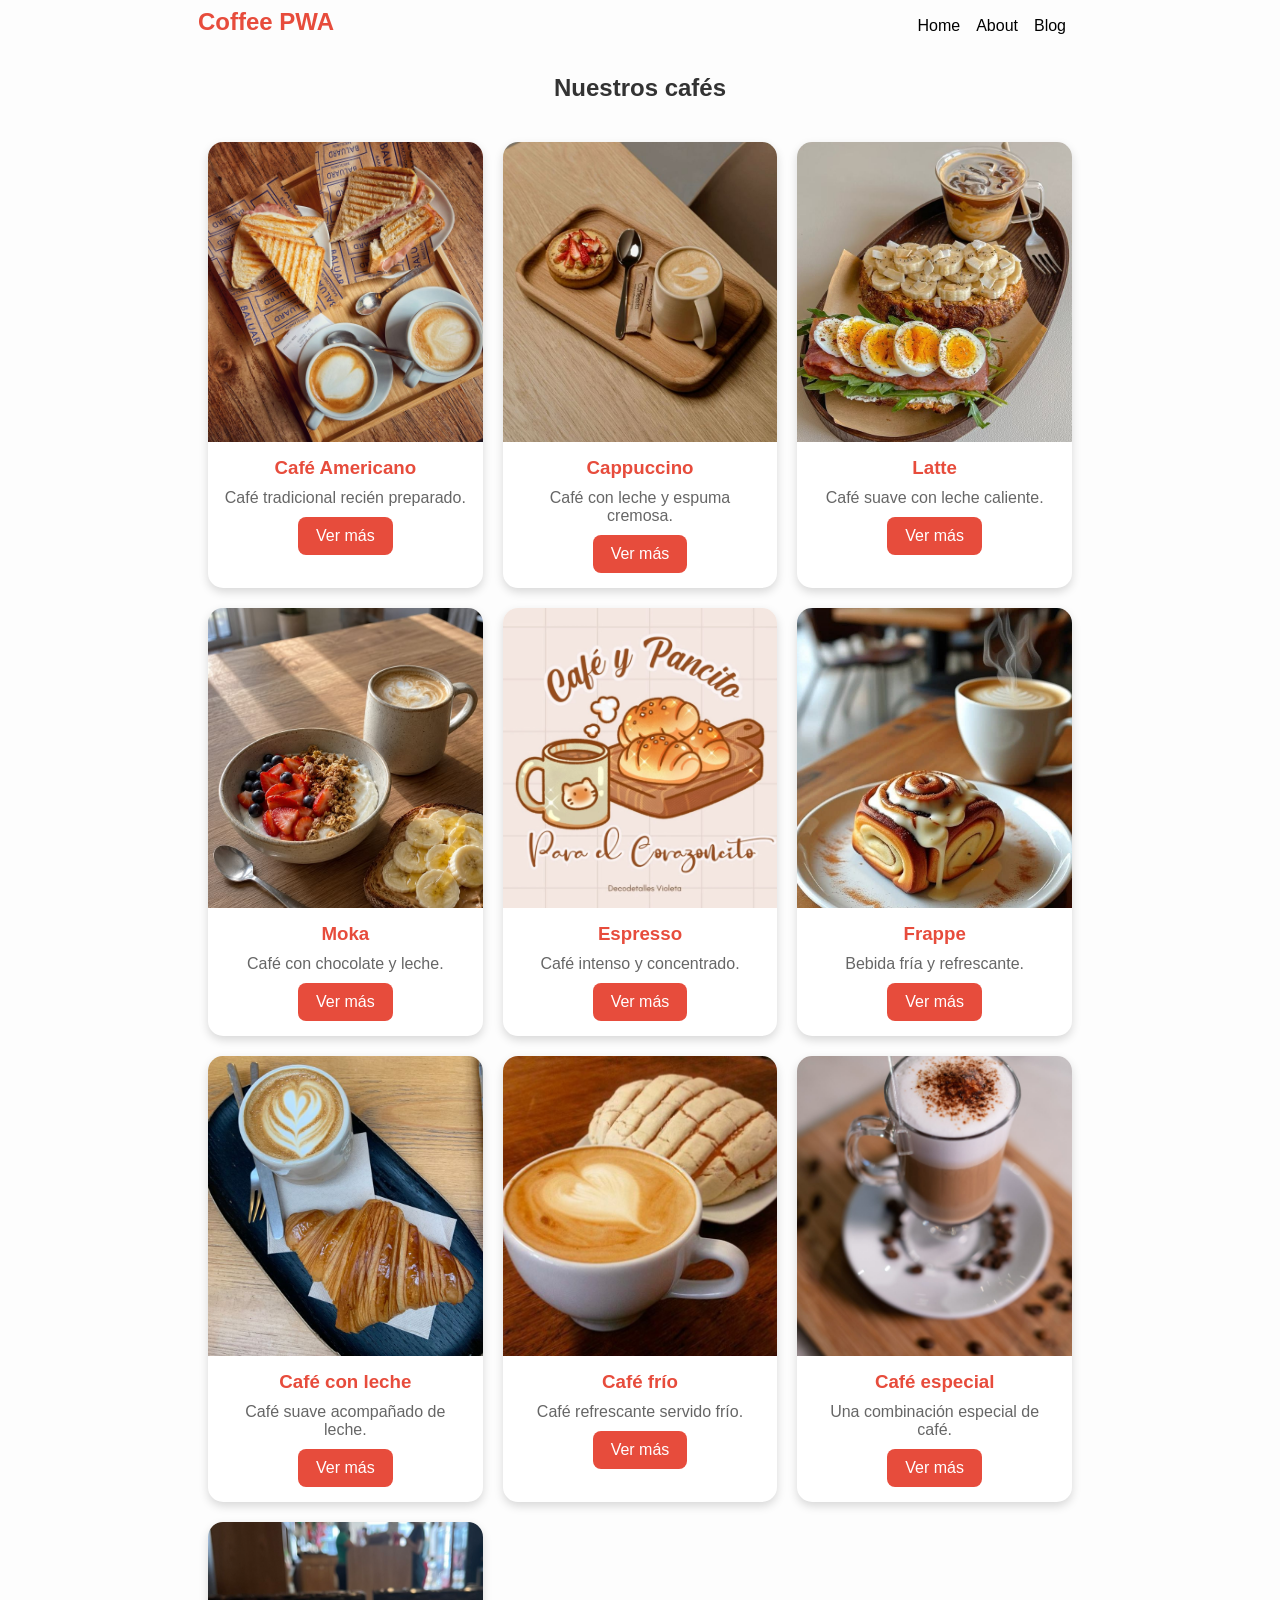
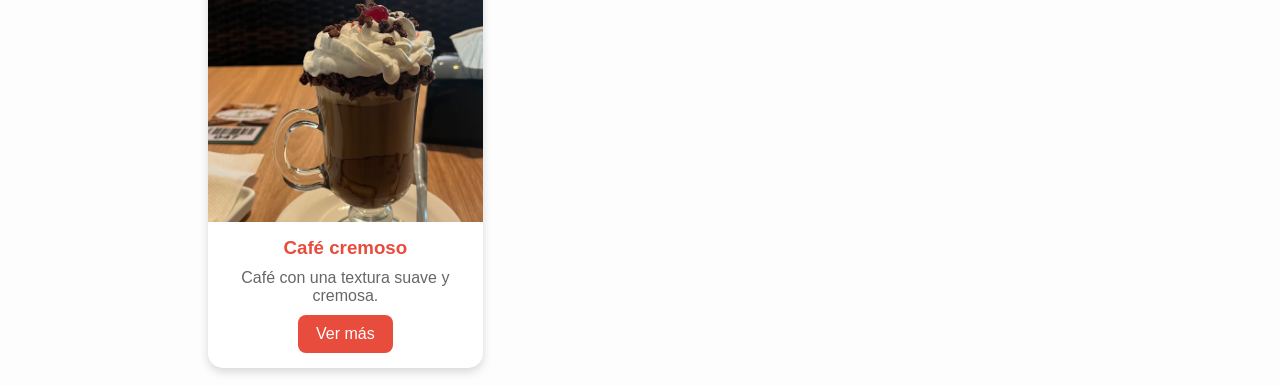
<file: index.html>
<!DOCTYPE html>
<html lang="en">

<head>

    <meta charset="UTF-8">

    <meta name="viewport" content="width=device-width, initial-scale=1.0">

    <meta http-equiv="X-UA-Compatible" content="ie=edge">

    <!-- CSS -->
    <link rel="stylesheet" href="css/style.css">

    <!-- Manifest de la PWA -->
    <link rel="manifest" href="manifest.json">


    <!-- Iconos de la PWA -->
    <link rel="apple-touch-icon" href="images/icons/logoicon-72x72.png">
    <link rel="apple-touch-icon" href="images/icons/logoicon-96x96.png">
    <link rel="apple-touch-icon" href="images/icons/logoicon-128x128.png">
    <link rel="apple-touch-icon" href="images/icons/logoicon-144x144.png">
    <link rel="apple-touch-icon" href="images/icons/logoicon-152x152.png">
    <link rel="apple-touch-icon" href="images/icons/logoicon-192x192.png">
    <link rel="apple-touch-icon" href="images/icons/logoicon-384x384.png">
    <link rel="apple-touch-icon" href="images/icons/logoicon-512x512.png">


    <!-- Configuración PWA -->
    <meta name="apple-mobile-web-app-status-bar" content="#db4938">

    <meta name="theme-color" content="#db4938">


    <title>Coffee PWA</title>

</head>


<body>

    <main>

        <nav>

            <h1>Coffee PWA</h1>

            <ul>

                <li>Home</li>

                <li>About</li>

                <li>Blog</li>

            </ul>

        </nav>


        <h2>Nuestros cafés</h2>


        <!-- CONTAINER NUEVO -->
        <div class="container">

        </div>


    </main>


    <script src="js/app.js"></script>


</body>

</html>
</file>
<file: css/style.css>
* {

    margin: 0;

    padding: 0;

    box-sizing: border-box;

}


body {

    background-color: #fdfdfd;

    font-family: "Nunito", sans-serif;

    font-size: 1rem;

}


main {

    max-width: 900px;

    margin: auto;

    padding: 0.5rem;

    text-align: center;

}



nav {

    display: flex;

    justify-content: space-between;

    align-items: center;

}


ul {

    list-style: none;

    display: flex;

}


li {

    margin-right: 1rem;

}


h1 {

    color: #e74c3c;

    margin-bottom: 0.5rem;

}



h2 {

    margin: 30px 0;

    color: #333;

}



.container {

    width: 100%;

    display: grid;

    grid-template-columns: repeat(3, 1fr);

    gap: 20px;

    padding: 10px;

}



.card {

    background-color: white;

    border-radius: 15px;

    overflow: hidden;

    box-shadow: 0 4px 10px rgba(0, 0, 0, 0.15);

    transition: transform 0.3s ease;

}


.card:hover {

    transform: translateY(-5px);

}



.card img {

    width: 100%;

    height: 300px;

    object-fit: cover;

    display: block;

}


.card-content {

    padding: 15px;

}


.card-content h3 {

    color: #e74c3c;

    margin-bottom: 10px;

}


.card-content p {

    color: #666;

    margin-bottom: 10px;

}



@media (max-width: 700px) {

    .container {

        grid-template-columns: repeat(2, 1fr);

    }

}


@media (max-width: 500px) {

    .container {

        grid-template-columns: 1fr;

    }

}

.card-content button {

    background-color: #e74c3c;

    color: white;

    border: none;

    border-radius: 8px;

    padding: 10px 18px;

    cursor: pointer;

    font-size: 1rem;

}


.card-content button:hover {

    background-color: #c0392b;

}

.descripcion-larga {
    display: none;
    color: #555;
    line-height: 1.5;
    margin-top: 10px;
}

.descripcion-larga.mostrar {
    display: block;
}
</file>
